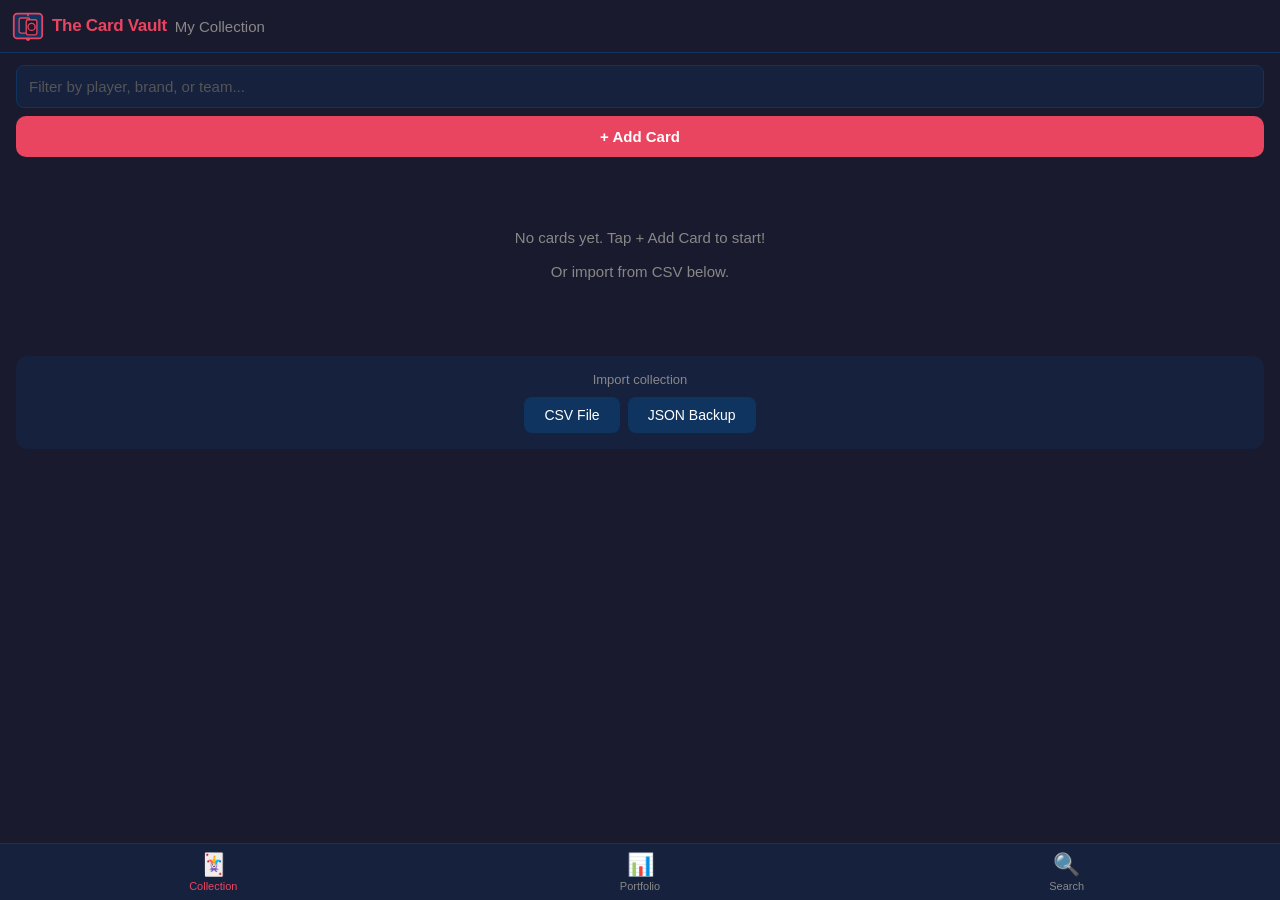
<file: index.html>
<!DOCTYPE html>
<html lang="en">
<head>
  <meta charset="UTF-8">
  <meta name="viewport" content="width=device-width, initial-scale=1.0, viewport-fit=cover">
  <meta name="theme-color" content="#e94560">
  <meta name="apple-mobile-web-app-capable" content="yes">
  <meta name="apple-mobile-web-app-status-bar-style" content="black-translucent">
  <meta name="apple-mobile-web-app-title" content="CardVault">
  <link rel="apple-touch-icon" href="icons/icon-192.svg">
  <link rel="manifest" href="manifest.json">
  <link rel="stylesheet" href="css/style.css">
  <title>CardVault</title>
</head>
<body>
  <div id="app">
    <header id="header">
      <div id="brand" class="header-brand">
        <svg class="brand-icon" viewBox="0 0 36 36" width="32" height="32" fill="none" xmlns="http://www.w3.org/2000/svg">
          <rect x="2" y="4" width="32" height="28" rx="4" fill="#0f3460" stroke="#e94560" stroke-width="2"/>
          <rect x="8" y="9" width="12" height="17" rx="2" fill="#16213e" stroke="#e94560" stroke-width="1.5"/>
          <rect x="16" y="11" width="12" height="17" rx="2" fill="#1a1a2e" stroke="#e94560" stroke-width="1.5"/>
          <circle cx="22" cy="19" r="4" fill="none" stroke="#e94560" stroke-width="1.5"/>
          <path d="M18 6 L18 4" stroke="#e94560" stroke-width="2" stroke-linecap="round"/>
          <circle cx="18" cy="33" r="2" fill="#e94560"/>
        </svg>
        <span class="brand-name">The Card Vault</span>
      </div>
      <button id="back-btn" class="header-btn hidden" aria-label="Go back">&#8592;</button>
      <h1 id="page-title">My Collection</h1>
      <div class="header-spacer"></div>
    </header>
    <main id="main"></main>
    <nav id="tab-bar">
      <button class="tab active" data-page="collection" aria-label="Collection">
        <span class="tab-icon">🃏</span><span class="tab-label">Collection</span>
      </button>
      <button class="tab" data-page="portfolio" aria-label="Portfolio">
        <span class="tab-icon">📊</span><span class="tab-label">Portfolio</span>
      </button>
      <button class="tab" data-page="search" aria-label="Search">
        <span class="tab-icon">🔍</span><span class="tab-label">Search</span>
      </button>
    </nav>
  </div>

  <script src="js/db.js"></script>
  <script src="js/services/pricing.js"></script>
  <script src="js/services/csv.js"></script>
  <script src="js/services/imageutil.js"></script>
  <script src="js/services/ocr.js"></script>
  <script src="js/pages/collection.js"></script>
  <script src="js/pages/addcard.js"></script>
  <script src="js/pages/detail.js"></script>
  <script src="js/pages/portfolio.js"></script>
  <script src="js/pages/search.js"></script>
  <script src="js/router.js"></script>
  <script src="js/app.js"></script>
</body>
</html>
</file>
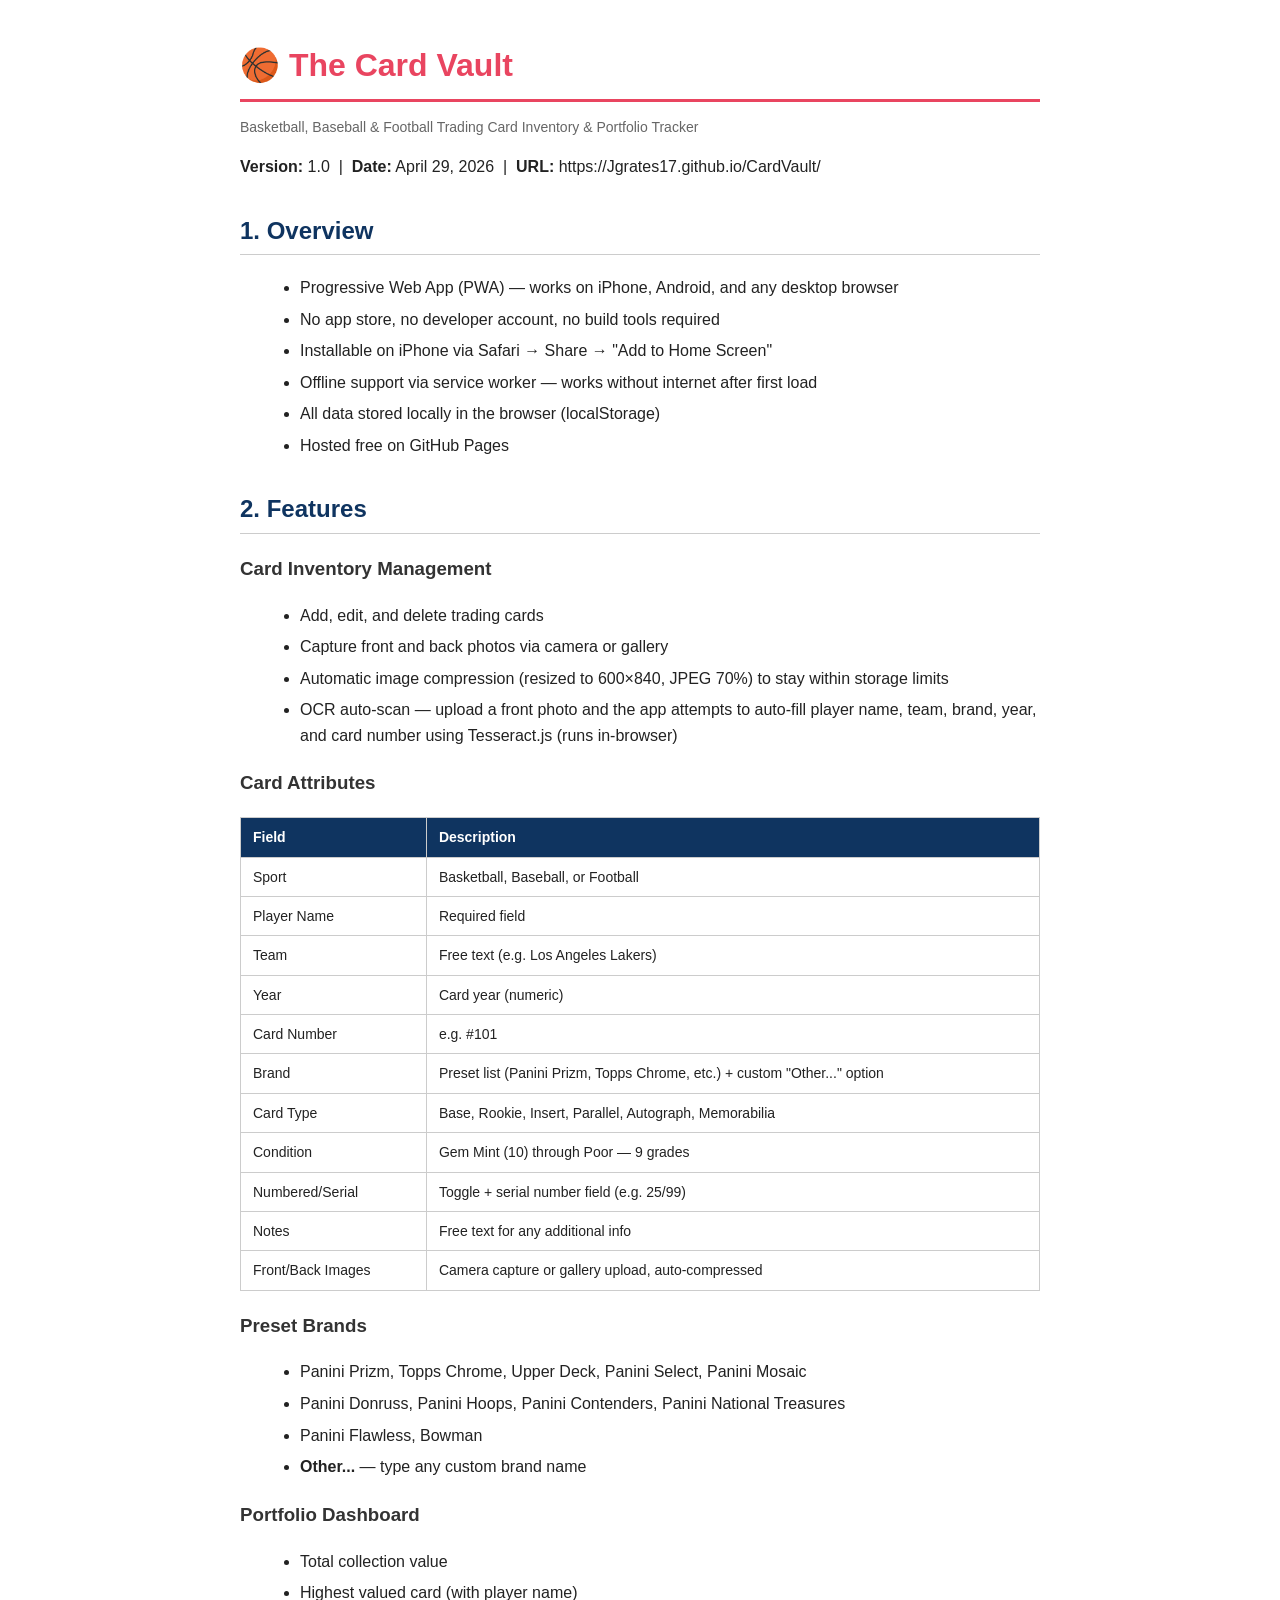
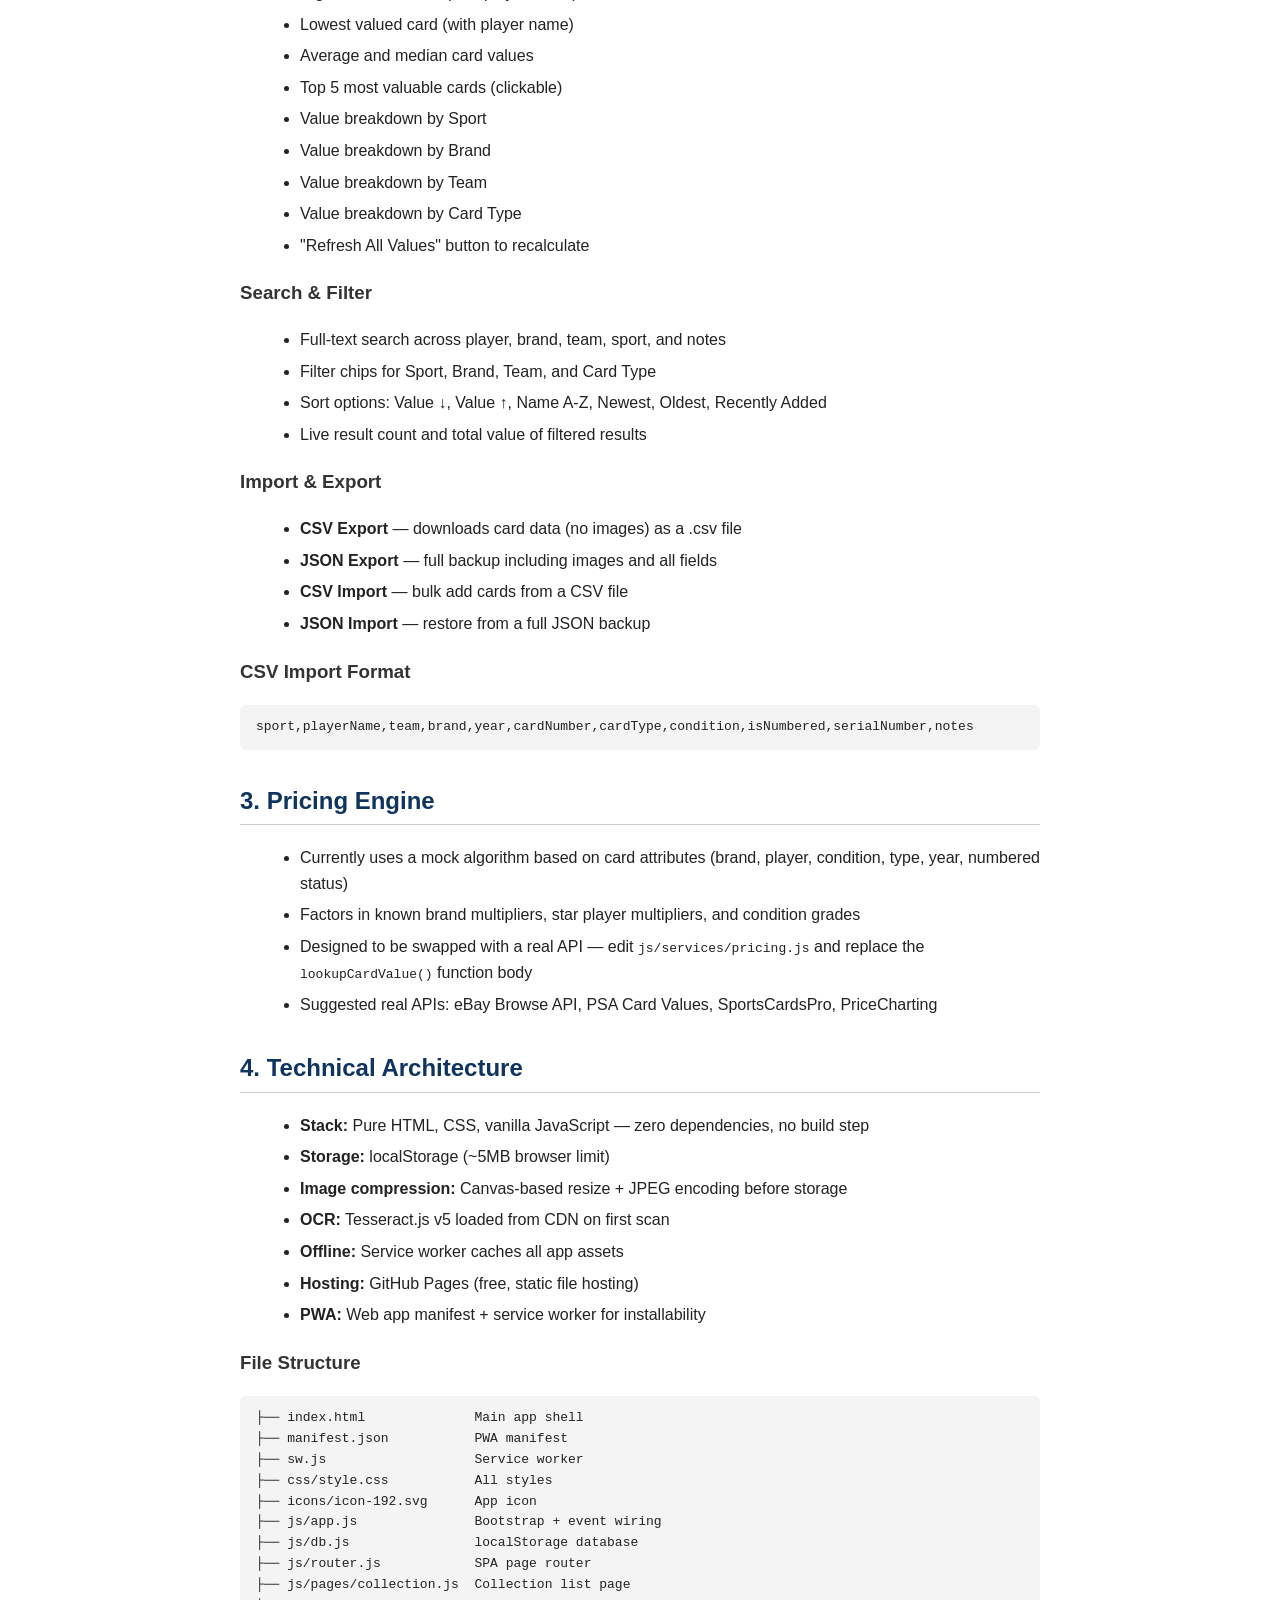
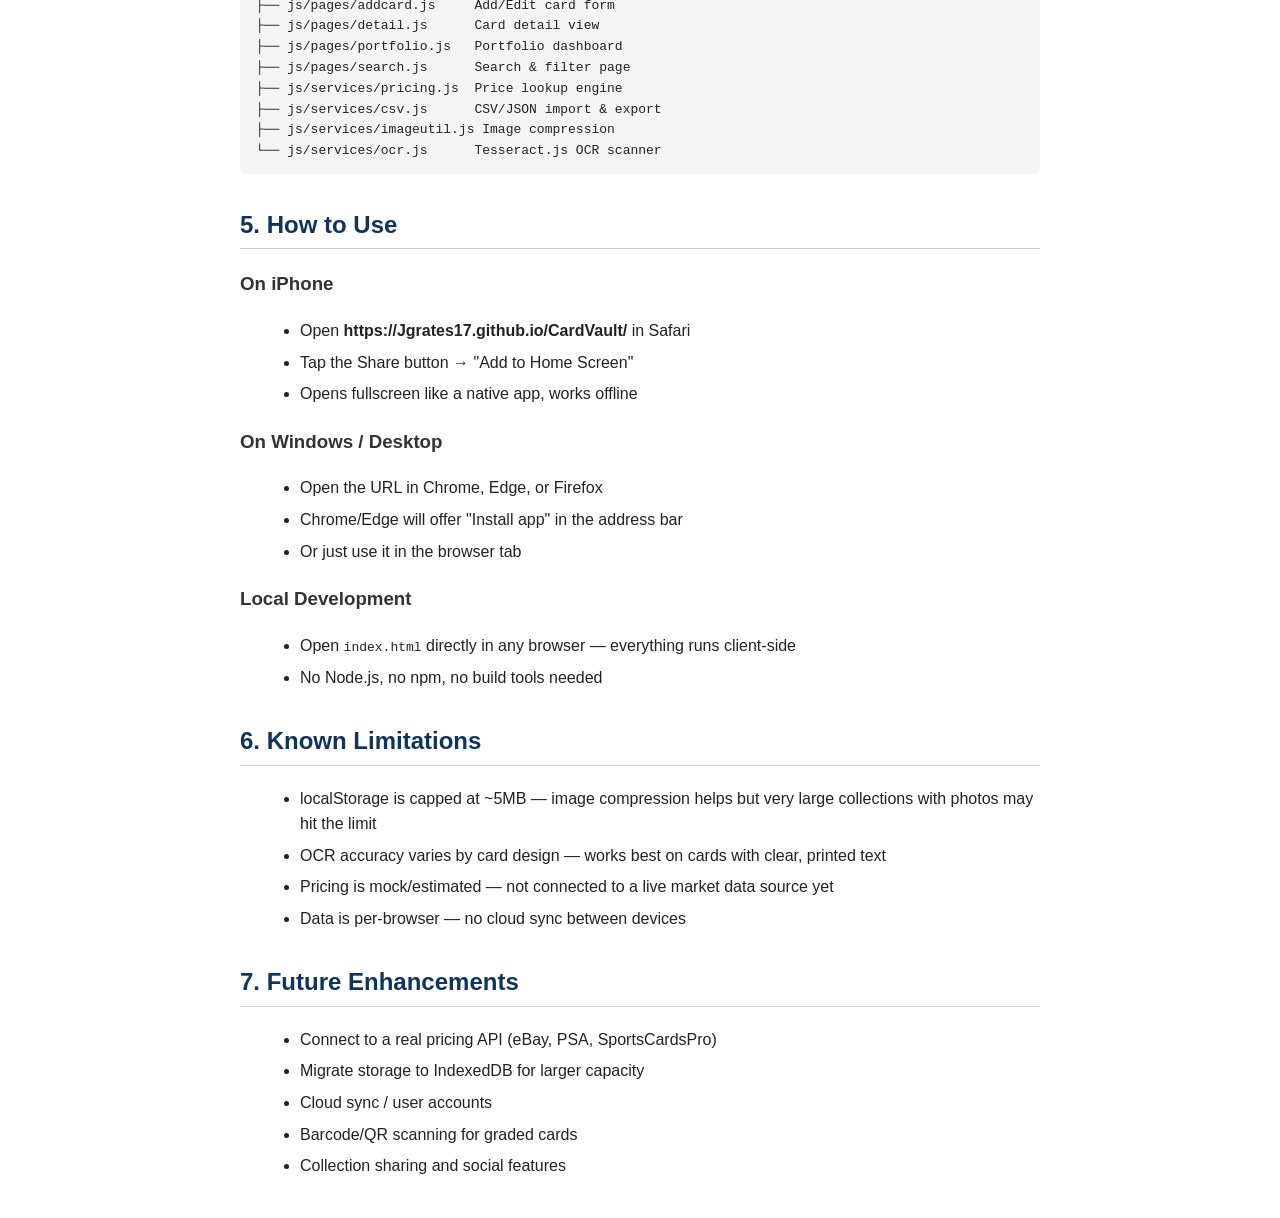
<file: CardVault_Documentation.html>
<!DOCTYPE html>
<html lang="en">
<head>
<meta charset="UTF-8">
<title>The Card Vault — App Documentation</title>
<style>
  body { font-family: Calibri, Arial, sans-serif; max-width: 800px; margin: 40px auto; padding: 0 20px; color: #222; line-height: 1.6; }
  h1 { color: #e94560; border-bottom: 3px solid #e94560; padding-bottom: 8px; }
  h2 { color: #0f3460; margin-top: 32px; border-bottom: 1px solid #ccc; padding-bottom: 4px; }
  h3 { color: #333; margin-top: 20px; }
  ul { margin: 8px 0 16px 20px; }
  li { margin-bottom: 6px; }
  .subtitle { color: #666; font-size: 14px; margin-top: -8px; }
  .tech { background: #f4f4f4; padding: 12px 16px; border-radius: 6px; font-family: Consolas, monospace; font-size: 13px; margin: 8px 0; }
  table { border-collapse: collapse; width: 100%; margin: 12px 0; }
  th, td { border: 1px solid #ccc; padding: 8px 12px; text-align: left; font-size: 14px; }
  th { background: #0f3460; color: #fff; }
  @media print { body { margin: 20px; } }
</style>
</head>
<body>

<h1>🏀 The Card Vault</h1>
<p class="subtitle">Basketball, Baseball & Football Trading Card Inventory & Portfolio Tracker</p>
<p><strong>Version:</strong> 1.0 &nbsp;|&nbsp; <strong>Date:</strong> April 29, 2026 &nbsp;|&nbsp; <strong>URL:</strong> https://Jgrates17.github.io/CardVault/</p>

<h2>1. Overview</h2>
<ul>
  <li>Progressive Web App (PWA) — works on iPhone, Android, and any desktop browser</li>
  <li>No app store, no developer account, no build tools required</li>
  <li>Installable on iPhone via Safari → Share → "Add to Home Screen"</li>
  <li>Offline support via service worker — works without internet after first load</li>
  <li>All data stored locally in the browser (localStorage)</li>
  <li>Hosted free on GitHub Pages</li>
</ul>

<h2>2. Features</h2>

<h3>Card Inventory Management</h3>
<ul>
  <li>Add, edit, and delete trading cards</li>
  <li>Capture front and back photos via camera or gallery</li>
  <li>Automatic image compression (resized to 600×840, JPEG 70%) to stay within storage limits</li>
  <li>OCR auto-scan — upload a front photo and the app attempts to auto-fill player name, team, brand, year, and card number using Tesseract.js (runs in-browser)</li>
</ul>

<h3>Card Attributes</h3>
<table>
  <tr><th>Field</th><th>Description</th></tr>
  <tr><td>Sport</td><td>Basketball, Baseball, or Football</td></tr>
  <tr><td>Player Name</td><td>Required field</td></tr>
  <tr><td>Team</td><td>Free text (e.g. Los Angeles Lakers)</td></tr>
  <tr><td>Year</td><td>Card year (numeric)</td></tr>
  <tr><td>Card Number</td><td>e.g. #101</td></tr>
  <tr><td>Brand</td><td>Preset list (Panini Prizm, Topps Chrome, etc.) + custom "Other..." option</td></tr>
  <tr><td>Card Type</td><td>Base, Rookie, Insert, Parallel, Autograph, Memorabilia</td></tr>
  <tr><td>Condition</td><td>Gem Mint (10) through Poor — 9 grades</td></tr>
  <tr><td>Numbered/Serial</td><td>Toggle + serial number field (e.g. 25/99)</td></tr>
  <tr><td>Notes</td><td>Free text for any additional info</td></tr>
  <tr><td>Front/Back Images</td><td>Camera capture or gallery upload, auto-compressed</td></tr>
</table>

<h3>Preset Brands</h3>
<ul>
  <li>Panini Prizm, Topps Chrome, Upper Deck, Panini Select, Panini Mosaic</li>
  <li>Panini Donruss, Panini Hoops, Panini Contenders, Panini National Treasures</li>
  <li>Panini Flawless, Bowman</li>
  <li><strong>Other...</strong> — type any custom brand name</li>
</ul>

<h3>Portfolio Dashboard</h3>
<ul>
  <li>Total collection value</li>
  <li>Highest valued card (with player name)</li>
  <li>Lowest valued card (with player name)</li>
  <li>Average and median card values</li>
  <li>Top 5 most valuable cards (clickable)</li>
  <li>Value breakdown by Sport</li>
  <li>Value breakdown by Brand</li>
  <li>Value breakdown by Team</li>
  <li>Value breakdown by Card Type</li>
  <li>"Refresh All Values" button to recalculate</li>
</ul>

<h3>Search & Filter</h3>
<ul>
  <li>Full-text search across player, brand, team, sport, and notes</li>
  <li>Filter chips for Sport, Brand, Team, and Card Type</li>
  <li>Sort options: Value ↓, Value ↑, Name A-Z, Newest, Oldest, Recently Added</li>
  <li>Live result count and total value of filtered results</li>
</ul>

<h3>Import & Export</h3>
<ul>
  <li><strong>CSV Export</strong> — downloads card data (no images) as a .csv file</li>
  <li><strong>JSON Export</strong> — full backup including images and all fields</li>
  <li><strong>CSV Import</strong> — bulk add cards from a CSV file</li>
  <li><strong>JSON Import</strong> — restore from a full JSON backup</li>
</ul>

<h3>CSV Import Format</h3>
<div class="tech">sport,playerName,team,brand,year,cardNumber,cardType,condition,isNumbered,serialNumber,notes</div>

<h2>3. Pricing Engine</h2>
<ul>
  <li>Currently uses a mock algorithm based on card attributes (brand, player, condition, type, year, numbered status)</li>
  <li>Factors in known brand multipliers, star player multipliers, and condition grades</li>
  <li>Designed to be swapped with a real API — edit <code>js/services/pricing.js</code> and replace the <code>lookupCardValue()</code> function body</li>
  <li>Suggested real APIs: eBay Browse API, PSA Card Values, SportsCardsPro, PriceCharting</li>
</ul>

<h2>4. Technical Architecture</h2>
<ul>
  <li><strong>Stack:</strong> Pure HTML, CSS, vanilla JavaScript — zero dependencies, no build step</li>
  <li><strong>Storage:</strong> localStorage (~5MB browser limit)</li>
  <li><strong>Image compression:</strong> Canvas-based resize + JPEG encoding before storage</li>
  <li><strong>OCR:</strong> Tesseract.js v5 loaded from CDN on first scan</li>
  <li><strong>Offline:</strong> Service worker caches all app assets</li>
  <li><strong>Hosting:</strong> GitHub Pages (free, static file hosting)</li>
  <li><strong>PWA:</strong> Web app manifest + service worker for installability</li>
</ul>

<h3>File Structure</h3>
<div class="tech">
├── index.html &nbsp;&nbsp;&nbsp;&nbsp;&nbsp;&nbsp;&nbsp;&nbsp;&nbsp;&nbsp;&nbsp;&nbsp;&nbsp;Main app shell<br>
├── manifest.json &nbsp;&nbsp;&nbsp;&nbsp;&nbsp;&nbsp;&nbsp;&nbsp;&nbsp;&nbsp;PWA manifest<br>
├── sw.js &nbsp;&nbsp;&nbsp;&nbsp;&nbsp;&nbsp;&nbsp;&nbsp;&nbsp;&nbsp;&nbsp;&nbsp;&nbsp;&nbsp;&nbsp;&nbsp;&nbsp;&nbsp;Service worker<br>
├── css/style.css &nbsp;&nbsp;&nbsp;&nbsp;&nbsp;&nbsp;&nbsp;&nbsp;&nbsp;&nbsp;All styles<br>
├── icons/icon-192.svg &nbsp;&nbsp;&nbsp;&nbsp;&nbsp;App icon<br>
├── js/app.js &nbsp;&nbsp;&nbsp;&nbsp;&nbsp;&nbsp;&nbsp;&nbsp;&nbsp;&nbsp;&nbsp;&nbsp;&nbsp;&nbsp;Bootstrap + event wiring<br>
├── js/db.js &nbsp;&nbsp;&nbsp;&nbsp;&nbsp;&nbsp;&nbsp;&nbsp;&nbsp;&nbsp;&nbsp;&nbsp;&nbsp;&nbsp;&nbsp;localStorage database<br>
├── js/router.js &nbsp;&nbsp;&nbsp;&nbsp;&nbsp;&nbsp;&nbsp;&nbsp;&nbsp;&nbsp;&nbsp;SPA page router<br>
├── js/pages/collection.js &nbsp;Collection list page<br>
├── js/pages/addcard.js &nbsp;&nbsp;&nbsp;&nbsp;Add/Edit card form<br>
├── js/pages/detail.js &nbsp;&nbsp;&nbsp;&nbsp;&nbsp;Card detail view<br>
├── js/pages/portfolio.js &nbsp;&nbsp;Portfolio dashboard<br>
├── js/pages/search.js &nbsp;&nbsp;&nbsp;&nbsp;&nbsp;Search & filter page<br>
├── js/services/pricing.js &nbsp;Price lookup engine<br>
├── js/services/csv.js &nbsp;&nbsp;&nbsp;&nbsp;&nbsp;CSV/JSON import & export<br>
├── js/services/imageutil.js Image compression<br>
└── js/services/ocr.js &nbsp;&nbsp;&nbsp;&nbsp;&nbsp;Tesseract.js OCR scanner
</div>

<h2>5. How to Use</h2>

<h3>On iPhone</h3>
<ul>
  <li>Open <strong>https://Jgrates17.github.io/CardVault/</strong> in Safari</li>
  <li>Tap the Share button → "Add to Home Screen"</li>
  <li>Opens fullscreen like a native app, works offline</li>
</ul>

<h3>On Windows / Desktop</h3>
<ul>
  <li>Open the URL in Chrome, Edge, or Firefox</li>
  <li>Chrome/Edge will offer "Install app" in the address bar</li>
  <li>Or just use it in the browser tab</li>
</ul>

<h3>Local Development</h3>
<ul>
  <li>Open <code>index.html</code> directly in any browser — everything runs client-side</li>
  <li>No Node.js, no npm, no build tools needed</li>
</ul>

<h2>6. Known Limitations</h2>
<ul>
  <li>localStorage is capped at ~5MB — image compression helps but very large collections with photos may hit the limit</li>
  <li>OCR accuracy varies by card design — works best on cards with clear, printed text</li>
  <li>Pricing is mock/estimated — not connected to a live market data source yet</li>
  <li>Data is per-browser — no cloud sync between devices</li>
</ul>

<h2>7. Future Enhancements</h2>
<ul>
  <li>Connect to a real pricing API (eBay, PSA, SportsCardsPro)</li>
  <li>Migrate storage to IndexedDB for larger capacity</li>
  <li>Cloud sync / user accounts</li>
  <li>Barcode/QR scanning for graded cards</li>
  <li>Collection sharing and social features</li>
</ul>

</body>
</html>
</file>
<file: css/style.css>
*, *::before, *::after { box-sizing: border-box; margin: 0; padding: 0; }

:root {
  --bg: #1a1a2e;
  --surface: #16213e;
  --border: #0f3460;
  --accent: #e94560;
  --text: #ffffff;
  --muted: #888888;
  --green: #27ae60;
  --red: #e74c3c;
  --blue: #3498db;
  --purple: #9b59b6;
  --safe-top: env(safe-area-inset-top, 0px);
  --safe-bottom: env(safe-area-inset-bottom, 0px);
}

html, body {
  height: 100%;
  font-family: -apple-system, BlinkMacSystemFont, 'Segoe UI', Roboto, sans-serif;
  background: var(--bg);
  color: var(--text);
  overflow: hidden;
  -webkit-tap-highlight-color: transparent;
}

#app {
  display: flex;
  flex-direction: column;
  height: 100%;
}

/* Header */
#header {
  display: flex;
  align-items: center;
  padding: 10px 12px;
  padding-top: calc(10px + var(--safe-top));
  background: var(--bg);
  border-bottom: 1px solid var(--border);
  min-height: 52px;
  flex-shrink: 0;
  gap: 8px;
}
#header h1 { font-size: 15px; color: var(--muted); font-weight: 500; white-space: nowrap; }
.header-btn {
  background: none; border: none; color: var(--accent);
  font-size: 22px; cursor: pointer; width: 32px; text-align: center; flex-shrink: 0;
}
.header-spacer { flex: 1; }
.hidden { visibility: hidden; display: none !important; }

/* Brand */
.header-brand {
  display: flex; align-items: center; gap: 8px; flex-shrink: 0; cursor: pointer;
}
.brand-icon { flex-shrink: 0; }
.brand-name {
  font-size: 17px; font-weight: 800; color: var(--accent);
  letter-spacing: -0.3px; white-space: nowrap;
}

/* Main */
#main {
  flex: 1;
  overflow-y: auto;
  -webkit-overflow-scrolling: touch;
  padding: 12px 16px 16px;
}

/* Tab Bar */
#tab-bar {
  display: flex;
  background: var(--surface);
  border-top: 1px solid var(--border);
  padding-bottom: var(--safe-bottom);
  flex-shrink: 0;
}
.tab {
  flex: 1; display: flex; flex-direction: column; align-items: center;
  padding: 8px 0; background: none; border: none; color: var(--muted);
  cursor: pointer; font-size: 10px; gap: 2px;
}
.tab.active { color: var(--accent); }
.tab-icon { font-size: 22px; }
.tab-label { font-size: 11px; }

/* Buttons */
.btn {
  display: inline-flex; align-items: center; justify-content: center;
  padding: 12px 20px; border-radius: 10px; border: none;
  font-size: 15px; font-weight: 600; cursor: pointer;
  transition: opacity 0.2s;
}
.btn:active { opacity: 0.7; }
.btn-primary { background: var(--accent); color: #fff; width: 100%; }
.btn-secondary { background: var(--border); color: #fff; }
.btn-danger { background: var(--red); color: #fff; }
.btn-sm { padding: 8px 14px; font-size: 13px; border-radius: 8px; }
.btn-row { display: flex; gap: 10px; margin-top: 20px; justify-content: center; }

/* Inputs */
.input {
  width: 100%; padding: 12px; border-radius: 8px;
  border: 1px solid var(--border); background: var(--surface);
  color: var(--text); font-size: 15px; outline: none;
}
.input::placeholder { color: #555; }
.input:focus { border-color: var(--accent); }
textarea.input { resize: vertical; min-height: 70px; }
.form-label { color: #ccc; font-size: 13px; margin: 10px 0 4px; display: block; }

/* Chips */
.chip-row { display: flex; gap: 6px; overflow-x: auto; padding-bottom: 4px; flex-wrap: nowrap; }
.chip-row::-webkit-scrollbar { display: none; }
.chip {
  flex-shrink: 0; padding: 6px 14px; border-radius: 16px;
  background: var(--surface); border: 1px solid var(--border);
  color: var(--muted); font-size: 13px; cursor: pointer; white-space: nowrap;
}
.chip.active { background: var(--accent); border-color: var(--accent); color: #fff; font-weight: 600; }

/* Cards list */
.card-item {
  display: flex; align-items: center; background: var(--surface);
  border-radius: 10px; padding: 10px 12px; margin-bottom: 8px;
  cursor: pointer; gap: 12px;
}
.card-thumb {
  width: 52px; height: 72px; border-radius: 6px; object-fit: cover;
  background: var(--border); flex-shrink: 0;
}
.card-thumb-placeholder {
  width: 52px; height: 72px; border-radius: 6px; background: var(--border);
  display: flex; align-items: center; justify-content: center;
  font-size: 22px; flex-shrink: 0;
}
.card-info { flex: 1; min-width: 0; }
.card-info .name { font-size: 15px; font-weight: 600; white-space: nowrap; overflow: hidden; text-overflow: ellipsis; }
.card-info .meta { font-size: 12px; color: var(--muted); margin-top: 2px; }
.card-value { color: var(--accent); font-weight: 700; font-size: 15px; flex-shrink: 0; }

/* Image picker */
.image-row { display: flex; gap: 12px; justify-content: center; }
.image-col { display: flex; flex-direction: column; align-items: center; }
.image-col .label { color: var(--muted); font-size: 12px; margin-bottom: 4px; }
.img-preview {
  width: 130px; height: 182px; border-radius: 8px; object-fit: cover;
  background: var(--surface); border: 1px solid var(--border);
}
.img-placeholder {
  width: 130px; height: 182px; border-radius: 8px;
  background: var(--surface); border: 1px solid var(--border);
  display: flex; align-items: center; justify-content: center;
  color: #555; font-size: 13px;
}
.img-btn-row { display: flex; gap: 6px; margin-top: 6px; }
.img-btn {
  background: var(--border); border: none; border-radius: 6px;
  padding: 6px 12px; font-size: 16px; cursor: pointer;
}

/* Detail page */
.detail-images { display: flex; gap: 12px; justify-content: center; margin-bottom: 16px; }
.detail-img { width: 150px; height: 210px; border-radius: 10px; object-fit: cover; }
.detail-img-empty {
  width: 150px; height: 210px; border-radius: 10px;
  background: var(--surface); border: 1px solid var(--border);
  display: flex; align-items: center; justify-content: center;
  color: #555; font-size: 14px;
}
.detail-name { text-align: center; font-size: 22px; font-weight: 700; }
.detail-value { text-align: center; color: var(--accent); font-size: 20px; font-weight: 700; margin: 4px 0 16px; }
.detail-table { background: var(--surface); border-radius: 12px; padding: 4px 16px; }
.detail-row {
  display: flex; justify-content: space-between; padding: 10px 0;
  border-bottom: 1px solid var(--border); font-size: 14px;
}
.detail-row:last-child { border-bottom: none; }
.detail-row .label { color: var(--muted); }
.detail-row .value { color: var(--text); font-weight: 600; text-align: right; max-width: 60%; }

/* Portfolio */
.total-card {
  background: var(--border); border-radius: 16px; padding: 24px;
  text-align: center; margin-bottom: 16px;
}
.total-label { color: var(--muted); font-size: 14px; }
.total-value { color: var(--accent); font-size: 38px; font-weight: 700; margin: 4px 0; }
.total-sub { color: var(--muted); font-size: 13px; }
.stats-row { display: flex; gap: 10px; margin-bottom: 10px; }
.stat-card {
  flex: 1; background: var(--surface); border-radius: 12px;
  padding: 14px; border-left: 4px solid var(--accent);
}
.stat-card .stat-label { color: var(--muted); font-size: 11px; }
.stat-card .stat-value { font-size: 18px; font-weight: 700; margin-top: 4px; }
.stat-card .stat-sub { color: var(--muted); font-size: 11px; margin-top: 2px; }
.section-title { color: var(--accent); font-size: 15px; font-weight: 700; margin: 18px 0 8px; }
.rank-row {
  display: flex; align-items: center; background: var(--surface);
  border-radius: 10px; padding: 10px 12px; margin-bottom: 6px; gap: 10px;
}
.rank-num { color: var(--accent); font-weight: 700; width: 30px; font-size: 15px; }
.rank-info { flex: 1; }
.rank-info .name { font-size: 14px; font-weight: 600; }
.rank-info .meta { font-size: 11px; color: var(--muted); margin-top: 1px; }
.rank-value { color: var(--green); font-weight: 700; font-size: 15px; }
.breakdown-row {
  display: flex; align-items: center; background: var(--surface);
  border-radius: 8px; padding: 10px 12px; margin-bottom: 4px;
}
.breakdown-row .bl { flex: 1; font-size: 13px; }
.breakdown-row .bc { color: var(--muted); font-size: 11px; margin-right: 12px; }
.breakdown-row .bv { color: var(--accent); font-weight: 700; font-size: 13px; }

/* Search */
.result-header {
  display: flex; justify-content: space-between; padding: 8px 0;
  border-bottom: 1px solid var(--border); margin-bottom: 6px;
}
.result-header .count { color: var(--muted); font-size: 13px; }
.result-header .total { color: var(--accent); font-size: 13px; font-weight: 700; }

/* Toggle */
.toggle-row { display: flex; align-items: center; justify-content: space-between; margin-top: 12px; }
.toggle-btn {
  padding: 8px 20px; border-radius: 8px; border: 1px solid var(--border);
  background: var(--surface); color: #fff; font-weight: 600; cursor: pointer;
}
.toggle-btn.on { background: var(--accent); border-color: var(--accent); }

/* CSV */
.csv-section {
  margin-top: 16px; padding: 16px; background: var(--surface);
  border-radius: 12px; text-align: center;
}
.csv-section p { color: var(--muted); font-size: 13px; margin-bottom: 10px; }
.file-input-label {
  display: inline-block; padding: 10px 20px; background: var(--border);
  border-radius: 8px; color: #fff; font-size: 14px; cursor: pointer;
}
.file-input-label input { display: none; }

/* Empty state */
.empty { text-align: center; color: var(--muted); padding: 60px 20px; font-size: 15px; }

/* Utility */
.mb-8 { margin-bottom: 8px; }
.mb-12 { margin-bottom: 12px; }
.mt-16 { margin-top: 16px; }

/* Modal */
.modal {
  position: fixed; inset: 0; background: rgba(0,0,0,0.7);
  display: flex; align-items: center; justify-content: center;
  z-index: 100; padding: 20px;
}
.modal.hidden { display: none; }
.modal-content {
  background: var(--surface); border-radius: 16px; padding: 24px;
  width: 100%; max-width: 340px;
}

/* OCR Scan Status */
.scan-status {
  padding: 10px 14px; border-radius: 8px; font-size: 13px;
  margin-bottom: 12px; text-align: center;
}
.scan-status.hidden { display: none; }
.scan-status.scanning { background: var(--border); color: var(--muted); }
.scan-status.success { background: #1a3a2a; color: var(--green); }
.scan-status.warn { background: #3a2a1a; color: #e6a23c; }

/* Storage bar */
.storage-bar {
  position: relative; height: 20px; background: var(--surface);
  border-radius: 10px; overflow: hidden; border: 1px solid var(--border);
}
.storage-fill {
  height: 100%; background: var(--accent); border-radius: 10px;
  transition: width 0.3s;
}
.storage-text {
  position: absolute; inset: 0; display: flex; align-items: center;
  justify-content: center; font-size: 11px; color: var(--muted); font-weight: 600;
}
</file>
